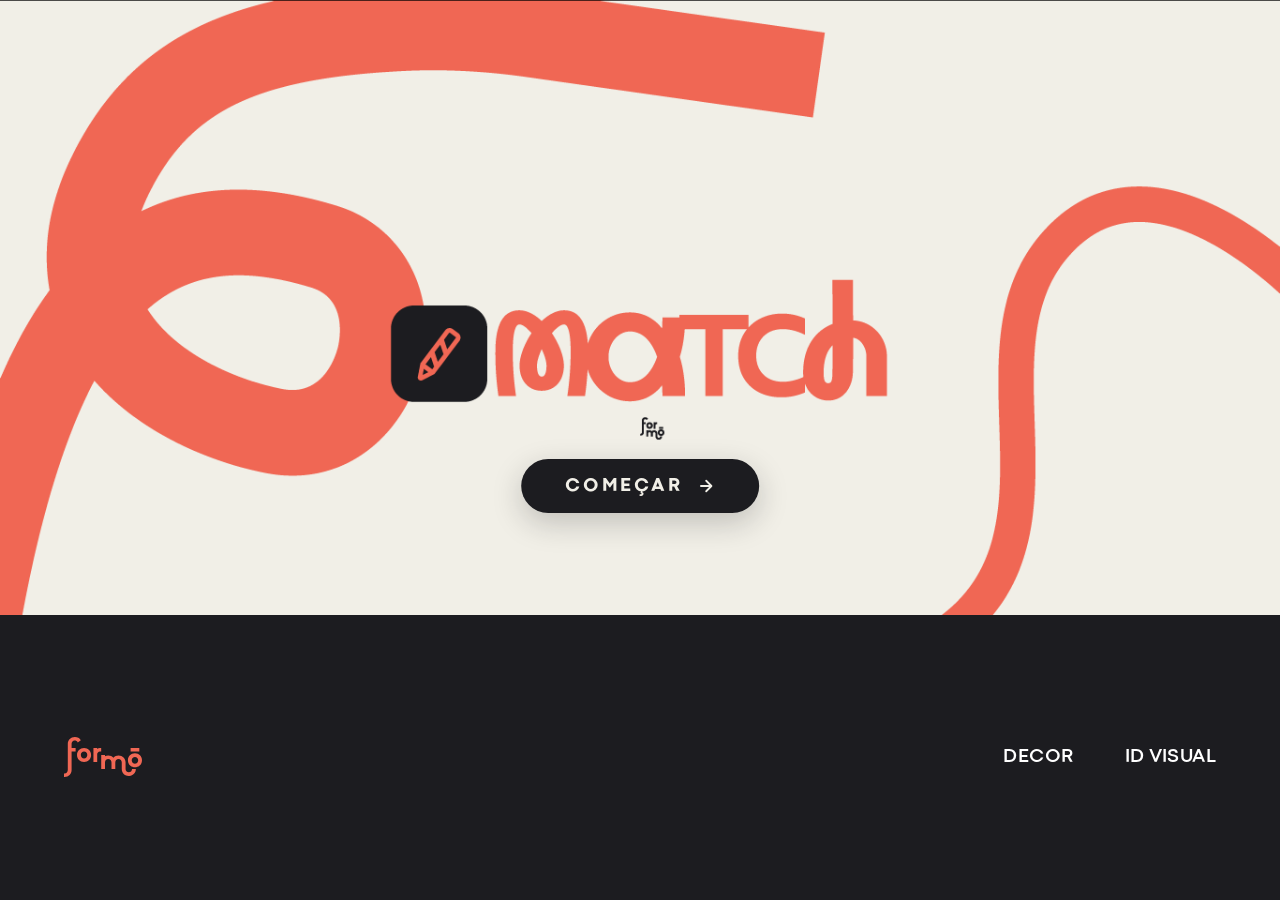
<file: index.html>
<!DOCTYPE html>
<html lang="pt-BR">
<head>
<meta charset="UTF-8">
<meta name="viewport" content="width=device-width,initial-scale=1">
<title>Formô Match</title>
<meta name="description" content="Formô Match — encontre a identidade da sua turma.">
<link rel="stylesheet" href="assets/css/match.css">
</head>
<body>

<div class="tela">

  <!-- ---------- TELA DE ABERTURA ---------- -->
  <section class="palco">
    <!-- traços do design, usados só nas telas estreitas -->
    <img class="traco esq" src="assets/img/squiggle-esq.png" alt="">
    <img class="traco dir" src="assets/img/squiggle-dir.png" alt="">

    <div class="miolo">
      <img class="marca-solta" src="assets/img/logo-match.png" alt="Formô Match">
    </div>

    <a class="comecar" href="buscar.html">
      Começar
      <svg width="18" height="18" viewBox="0 0 24 24" fill="none" stroke="currentColor" stroke-width="2.4" stroke-linecap="round" stroke-linejoin="round"><path d="M5 12h13"/><path d="m12 5 7 7-7 7"/></svg>
    </a>
  </section>

  <!-- ---------- BARRA INFERIOR ---------- -->
  <footer class="barra-baixo">
    <a class="marca" href="index.html" aria-label="Formô">
      <img src="assets/img/logo-formo-coral.svg" alt="Formô">
    </a>
    <nav>
      <a href="#">Decor</a>
      <a href="#">ID Visual</a>
    </nav>
  </footer>

</div>
</body>
</html>
</file>
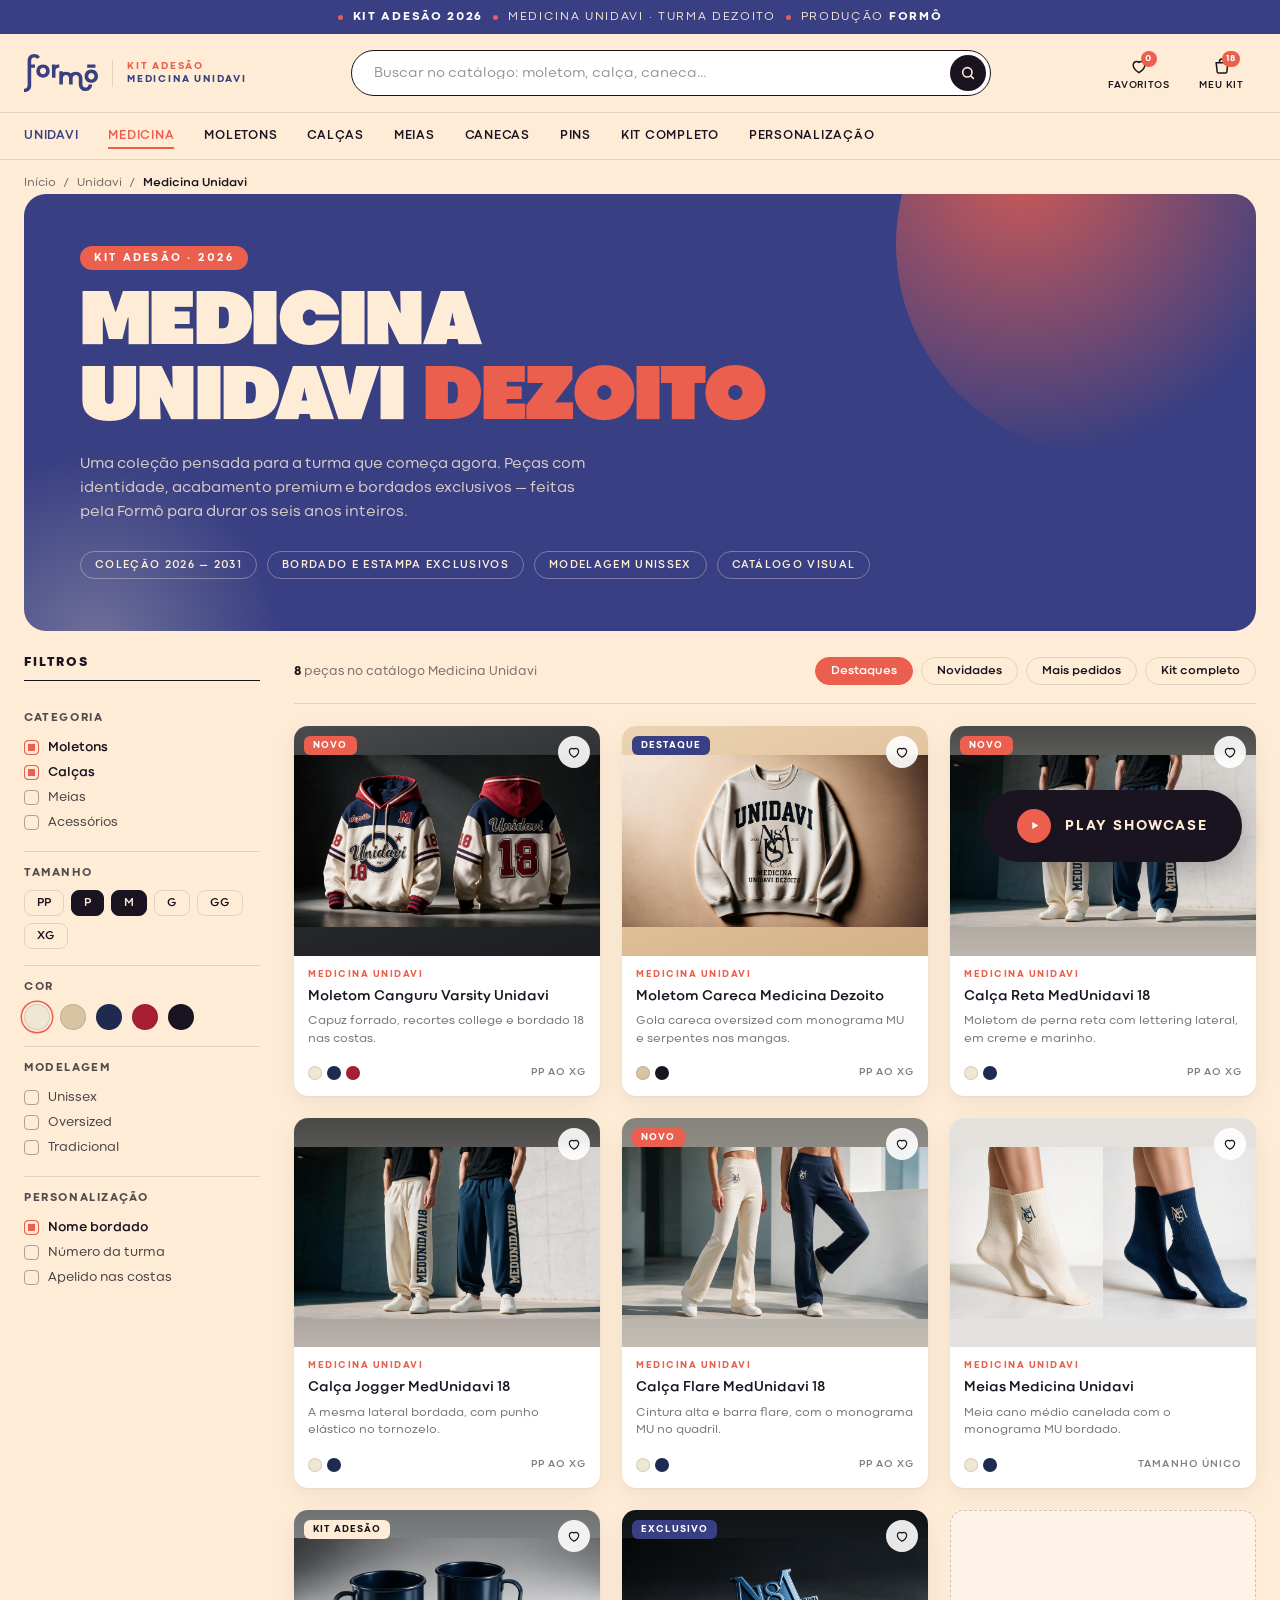
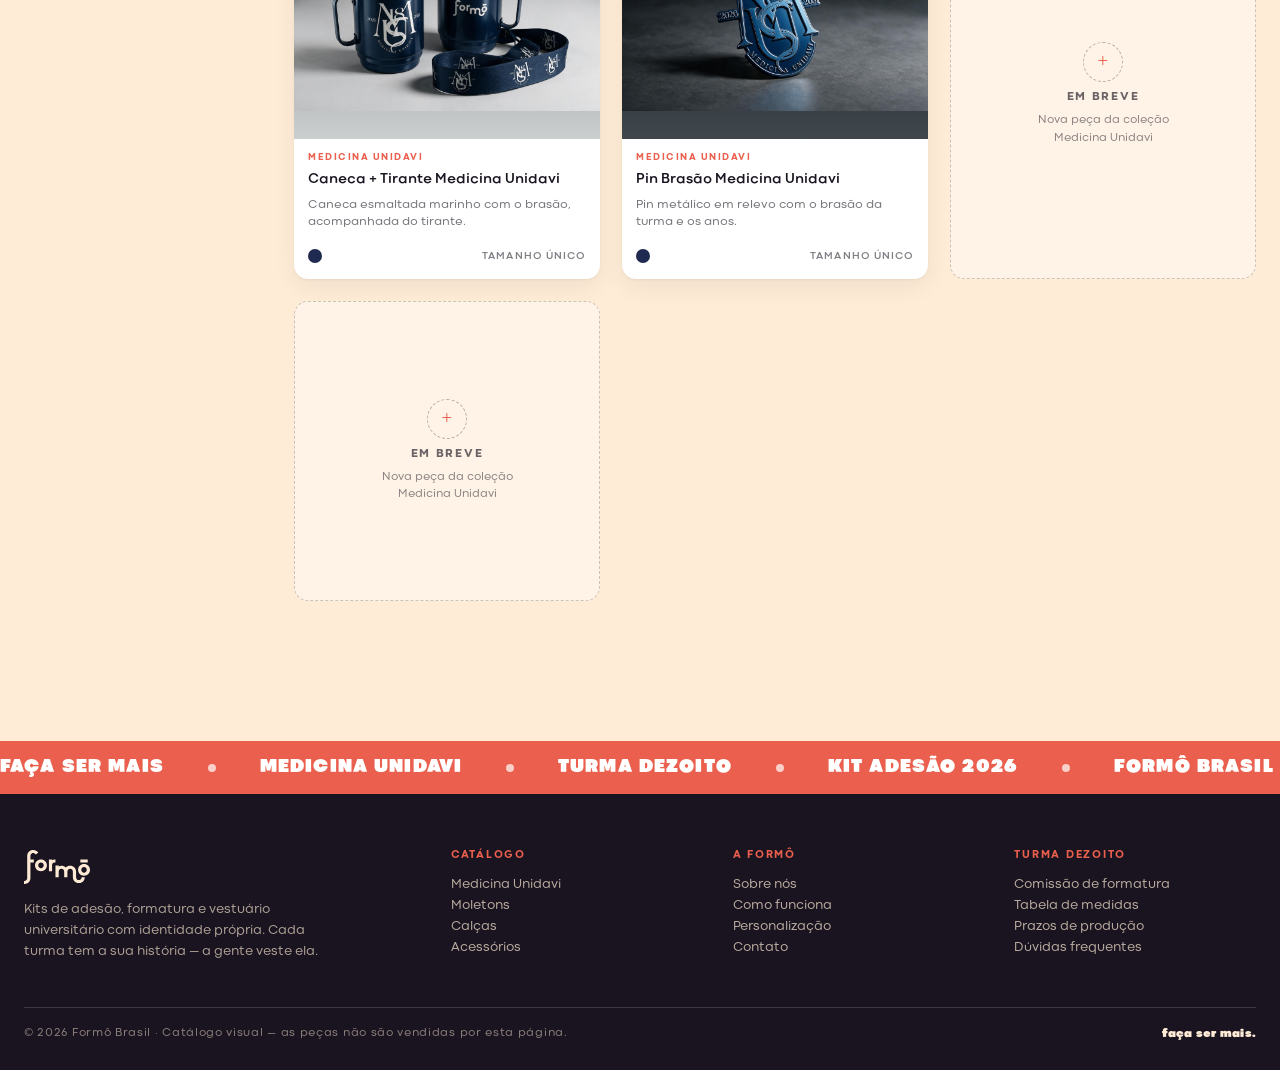
<file: medicina-unidavi/index.html>
<!DOCTYPE html>
<html lang="pt-BR">
<head>
<meta charset="UTF-8">
<meta name="viewport" content="width=device-width,initial-scale=1">
<title>Medicina Unidavi · Formô Match</title>
<meta name="description" content="Catálogo visual do kit de adesão — Medicina Unidavi, turma Dezoito. Formô.">
<link rel="stylesheet" href="assets/css/style.css">
</head>
<body>

<!-- =========== BARRA DE AVISO =========== -->
<div class="aviso">
  <div class="wrap">
    <span class="ponto"></span>
    <span><b>Kit Adesão 2026</b></span>
    <span class="ponto"></span>
    <span>Medicina Unidavi · Turma Dezoito</span>
    <span class="ponto"></span>
    <span>Produção <b>Formô</b></span>
  </div>
</div>

<!-- =========== CABEÇALHO =========== -->
<header class="topo">
  <div class="wrap topo-linha">
    <a class="logo" href="../buscar.html">
      <img src="assets/img/logo-formo.svg" alt="Formô">
      <span class="selo">Kit Adesão<span>Medicina Unidavi</span></span>
    </a>

    <div class="busca">
      <input type="text" placeholder="Buscar no catálogo: moletom, calça, caneca…" aria-label="Buscar">
      <button aria-label="Buscar">
        <svg width="16" height="16" viewBox="0 0 24 24" fill="none" stroke="currentColor" stroke-width="2.4" stroke-linecap="round"><circle cx="11" cy="11" r="7"/><path d="m20 20-3.2-3.2"/></svg>
      </button>
    </div>

    <nav class="acoes">
      <a class="acao" href="#"><span class="bolha">
        <svg width="20" height="20" viewBox="0 0 24 24" fill="none" stroke="currentColor" stroke-width="1.8"><path d="M12 20s-7-4.4-7-9.3A4.2 4.2 0 0 1 12 7.6a4.2 4.2 0 0 1 7 3.1C19 15.6 12 20 12 20Z"/></svg>
        <span class="num" id="numFav">0</span></span>Favoritos</a>
      <a class="acao" href="#"><span class="bolha">
        <svg width="20" height="20" viewBox="0 0 24 24" fill="none" stroke="currentColor" stroke-width="1.8"><path d="M5 8h14l-1.2 11.2a1.5 1.5 0 0 1-1.5 1.3H7.7a1.5 1.5 0 0 1-1.5-1.3Z"/><path d="M9 8V6.6a3 3 0 0 1 6 0V8"/></svg>
        <span class="num">18</span></span>Meu Kit</a>
    </nav>
  </div>
</header>

<!-- =========== MENU =========== -->
<nav class="menu">
  <div class="wrap">
    <a href="#" class="destaque">Unidavi</a>
    <a href="#" class="on">Medicina</a>
    <a href="#">Moletons</a>
    <a href="#">Calças</a>
    <a href="#">Meias</a>
    <a href="#">Canecas</a>
    <a href="#">Pins</a>
    <a href="#">Kit Completo</a>
    <a href="#">Personalização</a>
  </div>
</nav>

<main class="wrap">

  <div class="migalhas">
    <a href="#">Início</a><span>/</span>
    <a href="#">Unidavi</a><span>/</span>
    <b>Medicina Unidavi</b>
  </div>

  <!-- =========== HERO =========== -->
  <section class="hero">
    <span class="tag">Kit Adesão · 2026</span>
    <h1>Medicina<br>Unidavi <em>Dezoito</em></h1>
    <p>Uma coleção pensada para a turma que começa agora. Peças com identidade, acabamento premium e bordados exclusivos — feitas pela Formô para durar os seis anos inteiros.</p>
    <div class="infos">
      <span>Coleção 2026 — 2031</span>
      <span>Bordado e estampa exclusivos</span>
      <span>Modelagem unissex</span>
      <span>Catálogo visual</span>
    </div>
  </section>

  <!-- =========== CONTEÚDO =========== -->
  <div class="conteudo">

    <!-- FILTROS (visuais) -->
    <aside class="filtros">
      <h2>Filtros</h2>

      <div class="grupo">
        <h3>Categoria</h3>
        <div class="opcao on" data-toggle><i></i>Moletons</div>
        <div class="opcao on" data-toggle><i></i>Calças</div>
        <div class="opcao" data-toggle><i></i>Meias</div>
        <div class="opcao" data-toggle><i></i>Acessórios</div>
      </div>

      <div class="grupo">
        <h3>Tamanho</h3>
        <div class="chips">
          <button class="chip" data-toggle>PP</button>
          <button class="chip on" data-toggle>P</button>
          <button class="chip on" data-toggle>M</button>
          <button class="chip" data-toggle>G</button>
          <button class="chip" data-toggle>GG</button>
          <button class="chip" data-toggle>XG</button>
        </div>
      </div>

      <div class="grupo">
        <h3>Cor</h3>
        <div class="cores">
          <button class="cor on" data-toggle style="background:#EFE6D3" title="Off-white"></button>
          <button class="cor" data-toggle style="background:#D8C3A2" title="Areia"></button>
          <button class="cor" data-toggle style="background:#1E2A50" title="Marinho"></button>
          <button class="cor" data-toggle style="background:#A81E32" title="Vermelho"></button>
          <button class="cor" data-toggle style="background:#1A1420" title="Preto"></button>
        </div>
      </div>

      <div class="grupo">
        <h3>Modelagem</h3>
        <div class="opcao" data-toggle><i></i>Unissex</div>
        <div class="opcao" data-toggle><i></i>Oversized</div>
        <div class="opcao" data-toggle><i></i>Tradicional</div>
      </div>

      <div class="grupo" style="border:0">
        <h3>Personalização</h3>
        <div class="opcao on" data-toggle><i></i>Nome bordado</div>
        <div class="opcao" data-toggle><i></i>Número da turma</div>
        <div class="opcao" data-toggle><i></i>Apelido nas costas</div>
      </div>
    </aside>

    <!-- GRADE -->
    <section>
      <div class="barra">
        <span class="qtd"><b id="qtd">0</b> peças no catálogo Medicina Unidavi</span>
        <div class="ord">
          <button class="on" data-toggle-unico>Destaques</button>
          <button data-toggle-unico>Novidades</button>
          <button data-toggle-unico>Mais pedidos</button>
          <button data-toggle-unico>Kit completo</button>
        </div>
      </div>

      <div class="grade" id="grade"></div>
    </section>
  </div>
</main>

<!-- =========== FAIXA =========== -->
<div class="faixa">
  <div class="rolo" id="rolo"></div>
</div>

<!-- =========== RODAPÉ =========== -->
<footer class="rodape">
  <div class="wrap">
    <div class="cols">
      <div>
        <img src="assets/img/logo-formo.svg" alt="Formô">
        <p>Kits de adesão, formatura e vestuário universitário com identidade própria. Cada turma tem a sua história — a gente veste ela.</p>
      </div>
      <div>
        <h4>Catálogo</h4>
        <ul><li>Medicina Unidavi</li><li>Moletons</li><li>Calças</li><li>Acessórios</li></ul>
      </div>
      <div>
        <h4>A Formô</h4>
        <ul><li>Sobre nós</li><li>Como funciona</li><li>Personalização</li><li>Contato</li></ul>
      </div>
      <div>
        <h4>Turma Dezoito</h4>
        <ul><li>Comissão de formatura</li><li>Tabela de medidas</li><li>Prazos de produção</li><li>Dúvidas frequentes</li></ul>
      </div>
    </div>
    <div class="fim">
      <span>© 2026 Formô Brasil · Catálogo visual — as peças não são vendidas por esta página.</span>
      <b>faça ser mais.</b>
    </div>
  </div>
</footer>

<!-- =========== VISOR EM TELA CHEIA =========== -->
<div class="visor" id="visor">
  <button class="fechar" id="fechar" aria-label="Fechar">
    <svg width="18" height="18" viewBox="0 0 24 24" stroke="currentColor" stroke-width="2.4" stroke-linecap="round"><path d="M6 6l12 12M18 6 6 18"/></svg>
  </button>

  <div class="visor-fig" id="vFig">
    <button class="visor-nav ant" id="vAnt" aria-label="Peça anterior">
      <svg width="20" height="20" viewBox="0 0 24 24" fill="none" stroke="currentColor" stroke-width="2.4" stroke-linecap="round" stroke-linejoin="round"><path d="m14 5-7 7 7 7"/></svg>
    </button>
    <button class="visor-nav prox" id="vProx" aria-label="Próxima peça">
      <svg width="20" height="20" viewBox="0 0 24 24" fill="none" stroke="currentColor" stroke-width="2.4" stroke-linecap="round" stroke-linejoin="round"><path d="m10 5 7 7-7 7"/></svg>
    </button>
    <span class="visor-conta" id="vConta"></span>
  </div>

  <div class="visor-txt">
    <div class="marca">Medicina Unidavi · Dezoito</div>
    <h3 id="vNome"></h3>
    <p class="desc" id="vDesc"></p>
    <h5>Detalhes da peça</h5>
    <ul class="lista" id="vLista"></ul>
    <h5>Tamanhos</h5>
    <div class="chips" id="vTams"></div>
  </div>
</div>

<!-- =========== BOTÃO E MODO SHOWCASE =========== -->
<button class="bt-show" id="btShow">
  <span class="disco">
    <svg width="13" height="13" viewBox="0 0 24 24" fill="currentColor"><path d="M8 5.5v13l11-6.5z"/></svg>
  </span>
  Play Showcase
</button>

<div class="show" id="show">
  <div class="tempo"><i id="sTempo"></i></div>
  <div class="topo-show">
    <img src="assets/img/logo-formo.svg" alt="Formô">
    <span class="titulo">Medicina Unidavi · Kit Adesão 2026</span>
  </div>
  <div id="sSlides"></div>
  <div class="legenda">
    <div class="marca" id="sConta"></div>
    <h4 id="sNome"></h4>
    <p id="sDesc"></p>
  </div>
  <div class="controles">
    <button id="sAnt" aria-label="Anterior">
      <svg width="17" height="17" viewBox="0 0 24 24" fill="none" stroke="currentColor" stroke-width="2.4" stroke-linecap="round" stroke-linejoin="round"><path d="m14 5-7 7 7 7"/></svg>
    </button>
    <button id="sPausa" aria-label="Pausar">
      <svg width="15" height="15" viewBox="0 0 24 24" fill="currentColor"><rect x="6" y="5" width="4" height="14" rx="1"/><rect x="14" y="5" width="4" height="14" rx="1"/></svg>
    </button>
    <button id="sProx" aria-label="Próximo">
      <svg width="17" height="17" viewBox="0 0 24 24" fill="none" stroke="currentColor" stroke-width="2.4" stroke-linecap="round" stroke-linejoin="round"><path d="m10 5 7 7-7 7"/></svg>
    </button>
    <button id="sFechar" aria-label="Sair do showcase">
      <svg width="16" height="16" viewBox="0 0 24 24" stroke="currentColor" stroke-width="2.4" stroke-linecap="round"><path d="M6 6l12 12M18 6 6 18"/></svg>
    </button>
  </div>
</div>

<script>
/* ============================================================
   PRODUTOS — para adicionar uma peça nova, basta copiar um
   bloco { … } abaixo, trocar as informações e salvar o arquivo.
   As fotos ficam em: assets/produtos/
   ============================================================ */
const PRODUTOS = [
  {
    nome: 'Moletom Canguru Varsity Unidavi',
    selo: 'Novo',
    seloCor: '',                      // '' coral · 'azul' · 'creme'
    resumo: 'Capuz forrado, recortes college e bordado 18 nas costas.',
    fotos: ['assets/produtos/moletom-canguru.png'],
    fundo: 'linear-gradient(160deg,#4a4b4f 0%,#26272a 60%,#1c1d20 100%)',
    cores: ['#EFE6D3', '#1E2A50', '#A81E32'],
    tamanhos: ['PP','P','M','G','GG','XG'],
    preco: '',                        // deixe '' para não mostrar preço
    detalhes: [
      'Moletom flanelado premium, interior felpado',
      'Recorte bicolor marinho e off-white',
      'Capuz duplo em vermelho com viés listrado',
      'Bordado frontal "Unidavi 1987" e número 18 nas costas',
      'Punhos e barra em ribana listrada'
    ]
  },
  {
    nome: 'Moletom Careca Medicina Dezoito',
    selo: 'Destaque',
    seloCor: 'azul',
    resumo: 'Gola careca oversized com monograma MU e serpentes nas mangas.',
    fotos: ['assets/produtos/moletom-careca-2.jpg','assets/produtos/moletom-careca-1.jpg'],
    fundo: 'linear-gradient(160deg,#EBD3B2 0%,#DFC098 55%,#D3B187 100%)',
    cores: ['#D8C3A2', '#1A1420'],
    tamanhos: ['PP','P','M','G','GG','XG'],
    preco: '',
    detalhes: [
      'Modelagem oversized unissex, gola careca',
      'Estampa frontal com monograma MU e serpente de Asclépio',
      'Serpentes aplicadas nas duas mangas',
      'Cor areia com estampa em azul-noite',
      'Marcação da turma: 2026 — 2031'
    ]
  },
  {
    nome: 'Calça Reta MedUnidavi 18',
    selo: 'Novo',
    seloCor: '',
    resumo: 'Moletom de perna reta com lettering lateral, em creme e marinho.',
    fotos: ['assets/produtos/calca-reta-2.jpg','assets/produtos/calca-reta-1.jpg'],
    fundo: 'linear-gradient(180deg,#4A4B48 0%,#8E8A83 55%,#BDB6AE 100%)',
    cores: ['#EFE6D3', '#1E2A50'],
    tamanhos: ['PP','P','M','G','GG','XG'],
    preco: '',
    detalhes: [
      'Moletom flanelado com caimento reto e amplo',
      'Lettering "MEDUNIDAVI18" na lateral da perna',
      'Cordão de ajuste no cós e bolsos embutidos',
      'Duas cores: creme e azul-marinho',
      'Modelagem unissex'
    ]
  },
  {
    nome: 'Calça Jogger MedUnidavi 18',
    selo: '',
    seloCor: '',
    resumo: 'A mesma lateral bordada, com punho elástico no tornozelo.',
    fotos: ['assets/produtos/calca-jogger.jpg'],
    fundo: 'linear-gradient(180deg,#484947 0%,#8B857F 55%,#BAB2AD 100%)',
    cores: ['#EFE6D3', '#1E2A50'],
    tamanhos: ['PP','P','M','G','GG','XG'],
    preco: '',
    detalhes: [
      'Versão jogger, com punho de ribana no tornozelo',
      'Lettering "MEDUNIDAVI18" na lateral da perna',
      'Cordão de ajuste no cós e bolsos embutidos',
      'Duas cores: creme e azul-marinho',
      'Modelagem unissex'
    ]
  },
  {
    nome: 'Calça Flare MedUnidavi 18',
    selo: 'Novo',
    seloCor: '',
    resumo: 'Cintura alta e barra flare, com o monograma MU no quadril.',
    fotos: ['assets/produtos/calca-flare.jpg'],
    fundo: 'linear-gradient(180deg,#86837D 0%,#A6A29B 55%,#C2BCB3 100%)',
    cores: ['#EFE6D3', '#1E2A50'],
    tamanhos: ['PP','P','M','G','GG','XG'],
    preco: '',
    detalhes: [
      'Moletom de cintura alta com barra flare',
      'Monograma MU bordado no quadril',
      'Cós largo, sem cordão',
      'Duas cores: creme e azul-marinho',
      'Modelagem feminina'
    ]
  },
  {
    nome: 'Meias Medicina Unidavi',
    selo: '',
    seloCor: '',
    resumo: 'Meia cano médio canelada com o monograma MU bordado.',
    fotos: ['assets/produtos/meias.jpg'],
    fundo: 'linear-gradient(180deg,#E4E0DC 0%,#E6E5E2 55%,#E3E2E0 100%)',
    cores: ['#EFE6D3', '#1E2A50'],
    tamanhos: ['Único'],
    preco: '',
    detalhes: [
      'Meia cano médio em algodão canelado',
      'Monograma MU bordado na lateral',
      'Duas cores: creme e azul-marinho',
      'Tamanho único (35 ao 43)'
    ]
  },
  {
    nome: 'Caneca + Tirante Medicina Unidavi',
    selo: 'Kit Adesão',
    seloCor: 'creme',
    resumo: 'Caneca esmaltada marinho com o brasão, acompanhada do tirante.',
    fotos: ['assets/produtos/caneca-tirante.jpg'],
    fundo: 'linear-gradient(180deg,#6F7273 0%,#A5A8A9 55%,#CCCFD0 100%)',
    cores: ['#1E2A50'],
    tamanhos: ['Único'],
    preco: '',
    detalhes: [
      'Caneca esmaltada azul-marinho com alça',
      'Brasão MU de um lado, marca Formô do outro',
      'Tirante em fita com o brasão repetido',
      'Marcação da turma: 2026 — 2031'
    ]
  },
  {
    nome: 'Pin Brasão Medicina Unidavi',
    selo: 'Exclusivo',
    seloCor: 'azul',
    resumo: 'Pin metálico em relevo com o brasão da turma e os anos.',
    fotos: ['assets/produtos/pin.jpg'],
    fundo: 'linear-gradient(180deg,#0F1316 0%,#272D32 55%,#40474D 100%)',
    cores: ['#1E2A50'],
    tamanhos: ['Único'],
    preco: '',
    detalhes: [
      'Pin metálico com acabamento em azul-marinho',
      'Brasão MU em alto-relevo com a serpente de Asclépio',
      'Faixas laterais com 2026 e 2031',
      'Fecho borboleta na parte de trás'
    ]
  }
];

/* quantos cards de "em breve" mostrar no fim da grade */
const EM_BREVE = 2;

/* mostra "Tamanho único" quando a peça tem um tamanho só */
function faixaTam(p){
  return p.tamanhos.length === 1
    ? `Tamanho ${p.tamanhos[0].toLowerCase()}`
    : `${p.tamanhos[0]} ao ${p.tamanhos[p.tamanhos.length-1]}`;
}

/* ---------- montagem da grade ---------- */
const svgCoracao = '<svg width="16" height="16" viewBox="0 0 24 24" fill="none" stroke="currentColor" stroke-width="1.8"><path d="M12 20s-7-4.4-7-9.3A4.2 4.2 0 0 1 12 7.6a4.2 4.2 0 0 1 7 3.1C19 15.6 12 20 12 20Z"/></svg>';
const grade = document.getElementById('grade');

PRODUTOS.forEach((p, i) => {
  const alt = p.fotos[1] || p.fotos[0];
  const card = document.createElement('article');
  card.className = 'card';
  card.innerHTML = `
    <div class="foto" style="background:${p.fundo}">
      <div class="selos">${p.selo ? `<span class="selo-p ${p.seloCor}">${p.selo}</span>` : ''}</div>
      <button class="coracao" aria-label="Favoritar">${svgCoracao}</button>
      <img class="base" src="${p.fotos[0]}" alt="${p.nome}" loading="lazy">
      <img class="alt" src="${alt}" alt="" loading="lazy">
      <span class="olhar">Ver detalhes</span>
    </div>
    <div class="info">
      <span class="marca">Medicina Unidavi</span>
      <h3>${p.nome}</h3>
      <p class="desc">${p.resumo}</p>
      <div class="pe">
        <span class="swatches">${p.cores.map(c => `<i style="background:${c}"></i>`).join('')}</span>
        ${p.preco ? `<span class="preco">${p.preco}</span>` : `<span class="tams">${faixaTam(p)}</span>`}
      </div>
    </div>`;

  card.querySelector('.coracao').addEventListener('click', e => {
    e.stopPropagation();
    e.currentTarget.classList.toggle('on');
    document.getElementById('numFav').textContent = document.querySelectorAll('.coracao.on').length;
  });
  card.addEventListener('click', () => abrir(i));
  grade.appendChild(card);
});

for (let i = 0; i < EM_BREVE; i++) {
  const v = document.createElement('div');
  v.className = 'vazio';
  v.innerHTML = '<span class="mais">+</span><strong>Em breve</strong><span>Nova peça da coleção Medicina Unidavi</span>';
  grade.appendChild(v);
}
document.getElementById('qtd').textContent = PRODUTOS.length;

/* ---------- visor em tela cheia ---------- */
const visor = document.getElementById('visor');
let atual = 0, fotoAtual = 0;

function abrir(i){
  atual = i; fotoAtual = 0;
  pintarVisor();
  visor.classList.add('on');
  document.body.style.overflow = 'hidden';
}

function pintarVisor(){
  const p = PRODUTOS[atual];
  document.getElementById('vNome').textContent = p.nome;
  document.getElementById('vDesc').textContent = p.resumo;
  document.getElementById('vLista').innerHTML = p.detalhes.map(d => `<li>${d}</li>`).join('');
  document.getElementById('vTams').innerHTML = p.tamanhos.map(t => `<span class="chip">${t}</span>`).join('');
  document.getElementById('vConta').textContent = `${atual + 1} / ${PRODUTOS.length}`;

  const fig = document.getElementById('vFig');
  fig.style.background = p.fundo;
  fig.querySelector('img')?.remove();
  fig.querySelector('.visor-mini')?.remove();

  const img = document.createElement('img');
  img.src = p.fotos[fotoAtual];
  img.alt = p.nome;
  fig.prepend(img);

  if (p.fotos.length > 1){
    const mini = document.createElement('div');
    mini.className = 'visor-mini';
    mini.innerHTML = p.fotos.map((f, k) =>
      `<button class="${k === fotoAtual ? 'on' : ''}"><img src="${f}" alt=""></button>`).join('');
    mini.querySelectorAll('button').forEach((b, k) =>
      b.addEventListener('click', () => { fotoAtual = k; pintarVisor(); }));
    fig.appendChild(mini);
  }
}

function passar(n){
  atual = (atual + n + PRODUTOS.length) % PRODUTOS.length;
  fotoAtual = 0;
  pintarVisor();
}

function fechar(){ visor.classList.remove('on'); document.body.style.overflow = ''; }

document.getElementById('fechar').addEventListener('click', fechar);
document.getElementById('vAnt').addEventListener('click', () => passar(-1));
document.getElementById('vProx').addEventListener('click', () => passar(1));

/* ---------- showcase ---------- */
/* SEGUNDOS: quanto tempo cada foto fica na tela */
const SEGUNDOS = 5;

const show = document.getElementById('show');
const barra = document.getElementById('sTempo');
const SLIDES = [];
PRODUTOS.forEach(p => p.fotos.forEach(f =>
  SLIDES.push({ foto: f, nome: p.nome, resumo: p.resumo, fundo: p.fundo })));

document.getElementById('sSlides').innerHTML = SLIDES.map((s, i) => `
  <div class="slide ${i === 0 ? 'on' : ''}" style="background:${s.fundo}">
    <img src="${s.foto}" alt="${s.nome}" loading="${i < 2 ? 'eager' : 'lazy'}">
  </div>`).join('');

const slides = [...document.querySelectorAll('#sSlides .slide')];
let sAtual = 0, relogio = null, pausado = false;

function mostrarSlide(i){
  sAtual = (i + SLIDES.length) % SLIDES.length;
  slides.forEach((s, k) => s.classList.toggle('on', k === sAtual));
  const s = SLIDES[sAtual];
  document.getElementById('sNome').textContent = s.nome;
  document.getElementById('sDesc').textContent = s.resumo;
  document.getElementById('sConta').textContent = `${sAtual + 1} de ${SLIDES.length}`;
  reiniciarBarra();
}

function reiniciarBarra(){
  barra.classList.remove('correndo');
  void barra.offsetWidth;                      // reinicia a animação
  if (!pausado) barra.classList.add('correndo');
}

function andar(){
  clearInterval(relogio);
  relogio = setInterval(() => mostrarSlide(sAtual + 1), SEGUNDOS * 1000);
}

function tocarShow(){
  show.classList.add('on');
  document.body.style.overflow = 'hidden';
  pausado = false;
  mostrarSlide(0);
  andar();
  if (show.requestFullscreen) show.requestFullscreen().catch(() => {});
}

function sairShow(){
  clearInterval(relogio);
  show.classList.remove('on');
  document.body.style.overflow = '';
  barra.classList.remove('correndo');
  if (document.fullscreenElement) document.exitFullscreen().catch(() => {});
}

function pausar(){
  pausado = !pausado;
  const bt = document.getElementById('sPausa');
  if (pausado){
    clearInterval(relogio);
    barra.style.animationPlayState = 'paused';
    bt.innerHTML = '<svg width="15" height="15" viewBox="0 0 24 24" fill="currentColor"><path d="M8 5.5v13l11-6.5z"/></svg>';
  } else {
    barra.style.animationPlayState = 'running';
    andar();
    bt.innerHTML = '<svg width="15" height="15" viewBox="0 0 24 24" fill="currentColor"><rect x="6" y="5" width="4" height="14" rx="1"/><rect x="14" y="5" width="4" height="14" rx="1"/></svg>';
  }
}

document.getElementById('btShow').addEventListener('click', tocarShow);
document.getElementById('sFechar').addEventListener('click', sairShow);
document.getElementById('sPausa').addEventListener('click', pausar);
document.getElementById('sAnt').addEventListener('click', () => { mostrarSlide(sAtual - 1); if (!pausado) andar(); });
document.getElementById('sProx').addEventListener('click', () => { mostrarSlide(sAtual + 1); if (!pausado) andar(); });
document.addEventListener('fullscreenchange', () => {
  if (!document.fullscreenElement && show.classList.contains('on')) sairShow();
});

/* ---------- teclado ---------- */
document.addEventListener('keydown', e => {
  if (show.classList.contains('on')){
    if (e.key === 'Escape') sairShow();
    if (e.key === 'ArrowRight'){ mostrarSlide(sAtual + 1); if (!pausado) andar(); }
    if (e.key === 'ArrowLeft'){ mostrarSlide(sAtual - 1); if (!pausado) andar(); }
    if (e.key === ' '){ e.preventDefault(); pausar(); }
    return;
  }
  if (visor.classList.contains('on')){
    if (e.key === 'Escape') fechar();
    if (e.key === 'ArrowRight') passar(1);
    if (e.key === 'ArrowLeft') passar(-1);
  }
});

/* ---------- filtros visuais ---------- */
document.querySelectorAll('[data-toggle]').forEach(el =>
  el.addEventListener('click', () => el.classList.toggle('on')));
document.querySelectorAll('[data-toggle-unico]').forEach(el =>
  el.addEventListener('click', () => {
    el.parentElement.querySelectorAll('button').forEach(b => b.classList.remove('on'));
    el.classList.add('on');
  }));

/* ---------- faixa rolante ---------- */
const frases = ['Faça ser mais','Medicina Unidavi','Turma Dezoito','Kit Adesão 2026','Formô Brasil'];
document.getElementById('rolo').innerHTML =
  [...frases, ...frases, ...frases, ...frases].map(f => `<span>${f}</span>`).join('');
</script>
</body>
</html>
</file>
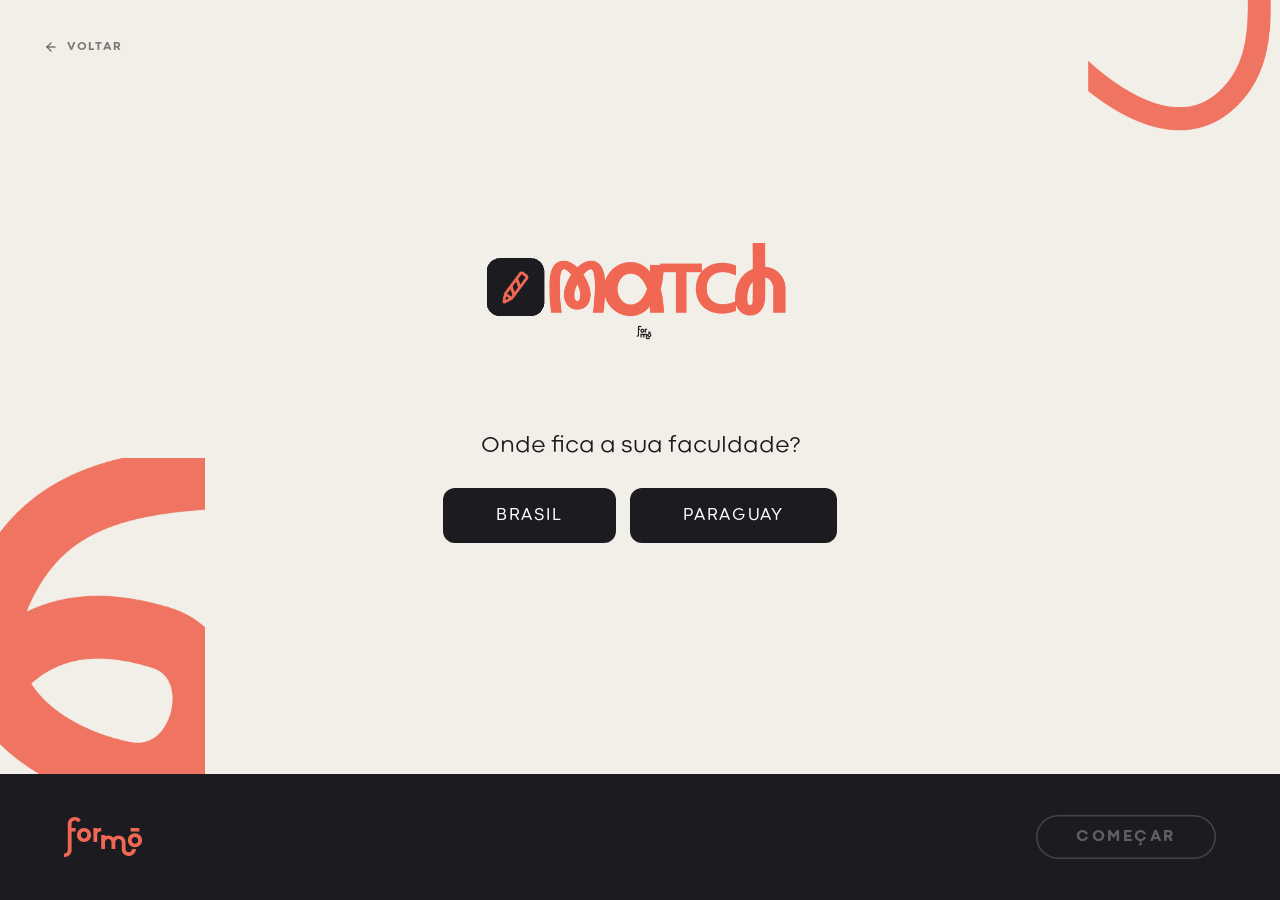
<file: buscar.html>
<!DOCTYPE html>
<html lang="pt-BR">
<head>
<meta charset="UTF-8">
<meta name="viewport" content="width=device-width,initial-scale=1">
<title>Formô Match · Sua turma</title>
<meta name="description" content="Encontre a sua turma no Formô Match.">
<link rel="stylesheet" href="assets/css/match.css">
</head>
<body>

<div class="tela">

  <section class="busca-tela">
    <img class="traco esq" src="assets/img/squiggle-esq.png" alt="">
    <img class="traco dir" src="assets/img/squiggle-dir.png" alt="">

    <a class="voltar" href="index.html" id="voltar">
      <svg width="14" height="14" viewBox="0 0 24 24" fill="none" stroke="currentColor" stroke-width="2.6" stroke-linecap="round" stroke-linejoin="round"><path d="M19 12H6"/><path d="m12 5-7 7 7 7"/></svg>
      Voltar
    </a>

    <div class="centro" id="centro">
      <img class="logo-match" src="assets/img/logo-match.png" alt="Formô Match">

      <div class="trilha" id="trilha"></div>

      <!-- 1 · PAÍS -->
      <div class="passo on" data-passo="pais">
        <p class="pergunta">Onde fica a sua faculdade?</p>
        <div class="opcoes">
          <button class="btn-preto grande" data-txt="Brasil"   onclick="escolher('pais','Brasil')">Brasil</button>
          <button class="btn-preto grande" data-txt="Paraguay" onclick="escolher('pais','Paraguay')">Paraguay</button>
        </div>
      </div>

      <!-- 2 · ESTADO -->
      <div class="passo" data-passo="estado">
        <p class="pergunta">Em qual estado?</p>
        <div class="mapa" id="mapa"></div>
        <p class="legenda">A Formô atende hoje o Paraná e Santa Catarina.</p>
      </div>

      <!-- 2b · PARAGUAY -->
      <div class="passo" data-passo="paraguay">
        <p class="pergunta">Boa!</p>
        <div class="aviso-vazio">
          <b>Ainda não atendemos o Paraguay.</b>
          Estamos chegando lá — por enquanto a Formô produz para turmas do Paraná e de Santa Catarina.
        </div>
        <div class="opcoes" style="margin-top:26px">
          <button class="btn-preto" data-txt="Voltar para o Brasil" onclick="escolher('pais','Brasil')">Voltar para o Brasil</button>
        </div>
      </div>

      <!-- 3 · CURSO -->
      <div class="passo" data-passo="curso">
        <p class="pergunta">Qual é o seu curso?</p>
        <div class="opcoes" id="cursos"></div>
      </div>

      <!-- 4 · FACULDADE -->
      <div class="passo" data-passo="faculdade">
        <p class="pergunta">E qual é a sua faculdade?</p>
        <div class="opcoes" id="faculdades"></div>
      </div>

      <!-- 5 · TURMA -->
      <div class="passo" data-passo="turma">
        <p class="pergunta">Por último: <b>Qual o número da sua turma?</b></p>
        <form class="campo-turma" id="formTurma">
          <div class="caixa">
            <input id="turma" type="text" inputmode="numeric" autocomplete="off" placeholder="Ex.: 18" aria-label="Número da turma" maxlength="4">
            <button class="ok" type="submit" aria-label="Confirmar">
              <svg width="17" height="17" viewBox="0 0 24 24" fill="none" stroke="currentColor" stroke-width="2.6" stroke-linecap="round" stroke-linejoin="round"><path d="M5 12h13"/><path d="m12 5 7 7-7 7"/></svg>
            </button>
          </div>
        </form>
      </div>

      <!-- 6 · O QUE CRIAR -->
      <div class="passo" data-passo="criar">
        <p class="pergunta">O que vamos criar com a Formô hoje?</p>
        <div class="cartoes" id="cartoes"></div>
      </div>

    </div>
  </section>

  <footer class="barra-baixo">
    <a class="marca" href="index.html" aria-label="Formô">
      <img src="assets/img/logo-formo-coral.svg" alt="Formô">
    </a>
    <button class="bt-comecar" id="btComecar" disabled>Começar</button>
  </footer>

</div>

<script>
/* ============================================================
   FORMÔ MATCH — seleção da turma
   ------------------------------------------------------------
   ESTADOS ATENDIDOS: é só acrescentar a sigla em ATENDIDOS.
   CURSOS: é só editar a lista CURSOS.
   ============================================================ */

const ATENDIDOS = ['PR', 'SC'];

const CURSOS = ['Medicina', 'Direito', 'Odontologia', 'Enfermagem', 'Arq e Urb', 'Engenharia'];

/* FACULDADES: acrescente os nomes que faltam nesta lista */
const FACULDADES = ['PUC', 'UP', 'Mackenzie', 'FPP', 'FAG', 'UNISUL-PB'];

const CRIAR = [
  { nome: 'Pré Eventos', video: '' },   // coloque aqui o caminho do vídeo, ex.: 'assets/video/pre-eventos.mp4'
  { nome: 'Decor',       video: '' },
  { nome: 'Kit Adesão',  video: '' },
  { nome: 'Brasão',      video: '' }
];

/* mapa do Brasil em blocos — cada linha é uma faixa norte→sul */
const MAPA = [
  ['',   '',   'RR', 'AP', '',   ''  ],
  ['',   'AM', 'PA', 'MA', 'CE', 'RN'],
  ['AC', 'RO', 'TO', 'PI', 'PB', 'PE'],
  ['',   'MT', 'GO', 'BA', 'AL', 'SE'],
  ['',   'MS', 'DF', 'MG', 'ES', ''  ],
  ['',   '',   'SP', 'RJ', '',   ''  ],
  ['',   '',   'PR', '',   '',   ''  ],
  ['',   '',   'SC', '',   '',   ''  ],
  ['',   'RS', '',   '',   '',   ''  ]
];

/* onde o botão COMEÇAR leva — por enquanto só existe este catálogo */
const DESTINO = 'medicina-unidavi/index.html';

const escolha = { pais: '', estado: '', curso: '', faculdade: '', turma: '', criar: '' };
const ORDEM = ['pais', 'estado', 'curso', 'faculdade', 'turma', 'criar'];
let atual = 'pais';

/* ---------- monta o mapa ---------- */
document.getElementById('mapa').innerHTML = MAPA.flat().map(uf => {
  if (!uf) return '<span class="uf" style="visibility:hidden"></span>';
  const on = ATENDIDOS.includes(uf);
  return `<button class="uf ${on ? 'ativo' : ''}" data-txt="${uf}" ${on ? `onclick="escolher('estado','${uf}')"` : 'disabled'}>${uf}</button>`;
}).join('');

/* ---------- monta os cursos ---------- */
document.getElementById('cursos').innerHTML = CURSOS.map(c =>
  `<button class="btn-preto" data-txt="${c}" onclick="escolher('curso','${c}')">${c}</button>`).join('');

/* ---------- monta as faculdades ---------- */
document.getElementById('faculdades').innerHTML = FACULDADES.map(f =>
  `<button class="btn-preto" data-txt="${f}" onclick="escolher('faculdade','${f}')">${f}</button>`).join('');

/* ---------- monta os cartões ---------- */
document.getElementById('cartoes').innerHTML = CRIAR.map((c, i) => `
  <button class="cartao" onclick="escolherCartao(${i})">
    ${c.video ? `<video src="${c.video}" autoplay muted loop playsinline></video><span class="veu"></span>`
              : `<span class="vazio">vídeo em breve</span>`}
    <span data-txt="${c.nome}">${c.nome}</span>
  </button>`).join('');

/* ---------- navegação ---------- */
function mostrar(passo){
  atual = passo;
  document.querySelectorAll('.passo').forEach(p =>
    p.classList.toggle('on', p.dataset.passo === passo));
  const centro = document.getElementById('centro');
  centro.classList.toggle('largo', passo === 'criar');
  centro.classList.toggle('compacto', passo !== 'pais');
  pintarTrilha();
}

function escolher(campo, valor){
  escolha[campo] = valor;
  if (campo === 'pais'){
    if (valor === 'Paraguay'){ escolha.estado = ''; return mostrar('paraguay'); }
    return mostrar('estado');
  }
  if (campo === 'estado')    return mostrar('curso');
  if (campo === 'curso')     return mostrar('faculdade');
  if (campo === 'faculdade') { mostrar('turma'); setTimeout(() => document.getElementById('turma').focus(), 320); }
}

function escolherCartao(i){
  escolha.criar = CRIAR[i].nome;
  document.querySelectorAll('.cartao').forEach((c, k) => c.classList.toggle('escolhido', k === i));
}

/* trilha de escolhas — clicar volta para aquele passo */
function pintarTrilha(){
  const seta = '<svg width="11" height="11" viewBox="0 0 24 24" fill="none" stroke="currentColor" stroke-width="3" stroke-linecap="round"><path d="M6 6l12 12M18 6 6 18"/></svg>';
  const feitos = ORDEM.filter(k => escolha[k] && ORDEM.indexOf(k) < ORDEM.indexOf(atual));
  document.getElementById('trilha').innerHTML = feitos.map(k =>
    `<button onclick="voltarPara('${k}')">${escolha[k]}${seta}</button>`).join('');
}

function voltarPara(campo){
  ORDEM.slice(ORDEM.indexOf(campo)).forEach(k => escolha[k] = '');
  liberar();
  mostrar(campo === 'estado' && escolha.pais === 'Paraguay' ? 'paraguay' : campo);
}

/* voltar do canto: um passo atrás, ou para a home no primeiro */
document.getElementById('voltar').addEventListener('click', e => {
  if (atual === 'pais') return;                 // segue o link para a home
  e.preventDefault();
  const anterior = { estado:'pais', paraguay:'pais', curso:'estado', faculdade:'curso', turma:'faculdade', criar:'turma' }[atual];
  voltarPara(anterior);
});

/* ---------- turma ---------- */
const bt = document.getElementById('btComecar');
function liberar(){
  const pronto = !!(escolha.estado && escolha.curso && escolha.faculdade && escolha.turma);
  bt.disabled = !pronto;
  bt.textContent = pronto ? 'Começar' : 'Começar';
}
document.getElementById('formTurma').addEventListener('submit', e => {
  e.preventDefault();
  const v = document.getElementById('turma').value.trim();
  if (!v) return;
  escolha.turma = 'Turma ' + v;
  liberar();
  mostrar('criar');
});

bt.addEventListener('click', () => { if (!bt.disabled) location.href = DESTINO; });

liberar();
</script>
</body>
</html>
</file>
<file: assets/css/match.css>
/* ============================================================
   FORMÔ MATCH — estilos das telas (home + busca)
   Cores tiradas do próprio design: creme #F1EFE7 · coral #F06754
   ============================================================ */

@font-face{font-family:'Codec Cold';src:url('../fonts/Codec-Cold-Light-OTF.otf')format('opentype');font-weight:300;font-display:swap}
@font-face{font-family:'Codec Cold';src:url('../fonts/Codec-Cold-Regular-OTF.otf')format('opentype');font-weight:400;font-display:swap}
@font-face{font-family:'Codec Cold';src:url('../fonts/Codec-Cold-News-OTF.otf')format('opentype');font-weight:500;font-display:swap}
@font-face{font-family:'Codec Cold';src:url('../fonts/Codec-Cold-Bold-OTF.otf')format('opentype');font-weight:700;font-display:swap}
@font-face{font-family:'Codec Cold';src:url('../fonts/Codec-Cold-ExtraBold-OTF.otf')format('opentype');font-weight:800;font-display:swap}
@font-face{font-family:'Codec Cold';src:url('../fonts/Codec-Cold-Heavy-OTF.otf')format('opentype');font-weight:900;font-display:swap}
@font-face{font-family:'Codec Ultra';src:url('../fonts/Codec-Cold-UltraBlack-OTF.otf')format('opentype');font-weight:400;font-display:swap}

:root{
  --creme:#F1EFE7;
  --coral:#F06754;
  --coral-esc:#DB5442;
  --escuro:#1C1C20;
  --barra:14vh;
}

*{box-sizing:border-box}
html,body{height:100%}
body{
  margin:0;background:var(--creme);color:var(--escuro);
  font-family:'Codec Cold',ui-sans-serif,system-ui,sans-serif;
  -webkit-font-smoothing:antialiased;
}
img{display:block;max-width:100%}
a{color:inherit;text-decoration:none}
button{font:inherit;color:inherit;border:0;background:none;cursor:pointer}

.tela{min-height:100vh;min-height:100dvh;display:flex;flex-direction:column}

/* ---------- BARRA INFERIOR ESCURA ---------- */
.barra-baixo{
  flex:none;background:var(--escuro);color:#fff;
  min-height:var(--barra);display:flex;align-items:center;
  padding:18px clamp(24px,5vw,72px);gap:24px;
}
.palco + .barra-baixo{flex:1 1 auto}   /* só na home */
.barra-baixo .marca{flex:none;display:block}
.barra-baixo .marca img{height:clamp(26px,3.2vw,40px);width:auto}
.barra-baixo nav{margin-left:auto;display:flex;gap:clamp(22px,4vw,58px)}
.barra-baixo nav a{
  font-size:clamp(14px,1.5vw,22px);font-weight:700;letter-spacing:.02em;
  text-transform:uppercase;transition:color .2s;
}
.barra-baixo nav a:hover{color:var(--coral)}

/* ============================================================
   HOME
   ============================================================ */
.palco{
  flex:0 0 auto;position:relative;width:100%;
  aspect-ratio:1366/656;                       /* mesma proporção do design */
  max-height:calc(100dvh - 96px);
  background:var(--creme) url('../img/palco-match.png') center bottom/contain no-repeat;
}
/* versão para telas estreitas: marca solta + traços nos cantos */
.palco .marca-solta,.palco .traco{display:none}

.comecar{
  position:absolute;left:50%;top:79%;transform:translate(-50%,-50%);
  display:inline-flex;align-items:center;gap:14px;
  background:var(--escuro);color:var(--creme);
  padding:18px 44px;border-radius:999px;
  font-size:clamp(15px,1.5vw,19px);font-weight:800;letter-spacing:.14em;text-transform:uppercase;
  box-shadow:0 10px 30px rgba(28,28,32,.22);
  transition:transform .25s cubic-bezier(.2,.8,.3,1),background .25s,box-shadow .25s;
}
.comecar:hover{background:var(--coral);transform:translate(-50%,-50%) scale(1.06);box-shadow:0 16px 40px rgba(240,103,84,.4)}
.comecar:active{transform:translate(-50%,-50%) scale(.98)}
.comecar svg{transition:transform .25s}
.comecar:hover svg{transform:translateX(4px)}

@media (max-width:860px){
  .palco{
    background-image:none;overflow:hidden;padding:60px 24px;
    display:flex;flex-direction:column;align-items:center;justify-content:center;gap:46px;
  }
  .palco .traco{display:block;position:absolute;pointer-events:none;z-index:1}
  .palco .traco.esq{left:-22%;top:-16%;width:64%;height:auto}
  .palco .traco.dir{right:-16%;bottom:-12%;width:50%;height:auto;transform:rotate(180deg)}
  .palco .miolo{position:relative;z-index:2;display:grid;justify-items:center}
  .palco .marca-solta{display:block;width:min(400px,80vw)}
  .comecar{position:relative;left:auto;top:auto;transform:none;margin:0;z-index:2}
  .comecar:hover{transform:scale(1.05)}
  .comecar:active{transform:scale(.98)}
}

/* ============================================================
   SELEÇÃO (buscar.html)
   ============================================================ */
.busca-tela{flex:1 1 auto;position:relative;display:grid;place-items:center;overflow-x:hidden;overflow-y:auto;padding:40px 24px 28px}
.busca-tela .traco{position:absolute;pointer-events:none;user-select:none}
.busca-tela .traco.esq{left:-6%;bottom:-16%;width:clamp(200px,22vw,380px);opacity:.9}
.busca-tela .traco.dir{right:-4%;top:-18%;width:clamp(180px,19vw,320px);transform:rotate(180deg);opacity:.9}

.centro{position:relative;z-index:2;width:min(680px,100%);display:grid;justify-items:center;transition:width .4s ease}
.centro.largo{width:min(1080px,100%)}
.centro .logo-match{width:min(320px,62vw);margin-bottom:26px;transition:width .35s ease,margin .35s ease}
.centro.compacto .logo-match{width:min(210px,46vw);margin-bottom:18px}
.centro.largo .logo-match{width:min(240px,52vw);margin-bottom:18px}

/* ---------- trilha de escolhas ---------- */
.trilha{display:flex;flex-wrap:wrap;gap:8px;justify-content:center;margin-bottom:26px;min-height:30px}
.trilha button{
  display:inline-flex;align-items:center;gap:8px;
  border:1.5px solid rgba(28,28,32,.16);border-radius:999px;padding:6px 14px;
  font-size:12px;font-weight:700;letter-spacing:.04em;color:rgba(28,28,32,.7);transition:.2s;
}
.trilha button:hover{border-color:var(--coral);color:var(--coral)}
.trilha button svg{opacity:.5}

/* ---------- pergunta ---------- */
.pergunta{
  font-size:clamp(17px,2vw,23px);font-weight:500;text-align:center;margin:0 0 26px;
  color:var(--escuro);line-height:1.35;
}
.pergunta b{font-weight:800}

/* ---------- botões pretos ---------- */
.opcoes{display:flex;flex-wrap:wrap;gap:14px;justify-content:center}
.btn-preto{
  position:relative;display:inline-grid;justify-items:center;align-content:center;
  background:var(--escuro);color:#fff;border-radius:12px;
  padding:16px 34px;font-size:15px;font-weight:400;letter-spacing:.1em;text-transform:uppercase;
  transition:background .22s ease,color .22s ease,transform .22s ease,box-shadow .22s ease;
}
/* reserva a largura do texto em bold para nada pular no hover */
.btn-preto::before{
  content:attr(data-txt);display:block;height:0;overflow:hidden;visibility:hidden;
  font-weight:700;letter-spacing:.1em;
}
.btn-preto:hover{background:var(--coral);color:var(--escuro);font-weight:700;transform:translateY(-2px);box-shadow:0 10px 26px rgba(240,103,84,.34)}
.btn-preto:active{transform:translateY(0)}
.btn-preto.escolhido{background:var(--coral);color:var(--escuro);font-weight:700}

.btn-preto.grande{padding:20px 52px;font-size:17px}

/* ---------- mapa do Brasil ---------- */
.mapa{
  display:grid;grid-template-columns:repeat(6,minmax(0,1fr));gap:6px;
  width:min(322px,90%);margin:0 auto;
}
.uf{
  position:relative;aspect-ratio:1/1;border-radius:8px;
  display:grid;justify-items:center;align-content:center;
  font-size:11px;font-weight:400;letter-spacing:.05em;
  background:#E5E3DB;color:rgba(28,28,32,.34);
  cursor:not-allowed;user-select:none;
}
.uf.ativo{
  background:var(--escuro);color:#fff;cursor:pointer;
  transition:background .2s ease,color .2s ease,transform .2s ease,box-shadow .2s ease;
}
.uf.ativo::before{content:attr(data-txt);display:block;height:0;overflow:hidden;visibility:hidden;font-weight:700}
.uf.ativo:hover{background:var(--coral);color:var(--escuro);font-weight:700;transform:scale(1.12);box-shadow:0 8px 20px rgba(240,103,84,.36);z-index:2}
.legenda{margin-top:18px;font-size:12px;color:rgba(28,28,32,.45);text-align:center}

/* ---------- campo da turma ---------- */
.campo-turma{display:flex;justify-content:center;width:100%}
.campo-turma .caixa{
  display:flex;align-items:center;gap:12px;width:min(340px,100%);
  height:58px;padding:0 8px 0 24px;border-radius:999px;background:#fff;
  border:1.5px solid rgba(28,28,32,.14);transition:box-shadow .2s,border-color .2s;
}
.campo-turma .caixa:focus-within{border-color:var(--escuro);box-shadow:0 6px 22px rgba(28,28,32,.12)}
.campo-turma input{flex:1;min-width:0;border:0;outline:0;background:none;font:inherit;font-size:17px;font-weight:700;color:var(--escuro)}
.campo-turma input::placeholder{font-weight:400;color:rgba(28,28,32,.38)}
.campo-turma .ok{
  flex:none;width:42px;height:42px;border-radius:50%;background:var(--escuro);color:#fff;
  display:grid;place-items:center;transition:background .2s,transform .2s;
}
.campo-turma .ok:hover{background:var(--coral);color:var(--escuro);transform:scale(1.07)}

/* ---------- 3 cartões finais ---------- */
.cartoes{display:grid;grid-template-columns:repeat(4,1fr);gap:clamp(12px,1.6vw,22px);width:100%}
.cartao{
  position:relative;aspect-ratio:3/4;border-radius:18px;overflow:hidden;
  background:var(--escuro);color:#fff;display:flex;align-items:flex-end;
  padding:clamp(16px,2vw,26px);text-align:left;
  transition:background .25s ease,color .25s ease,transform .25s ease,box-shadow .25s ease;
}
.cartao span{
  position:relative;z-index:2;display:grid;justify-items:start;
  font-size:clamp(15px,1.7vw,21px);font-weight:400;
  letter-spacing:.08em;text-transform:uppercase;line-height:1.2;
}
.cartao span[data-txt]::before{content:attr(data-txt);display:block;height:0;overflow:hidden;visibility:hidden;font-weight:700}
.cartao:hover{background:var(--coral);color:var(--escuro);transform:translateY(-6px);box-shadow:0 18px 44px rgba(240,103,84,.34)}
.cartao:hover span{font-weight:700}
.cartao.escolhido{background:var(--coral);color:var(--escuro)}
.cartao.escolhido span{font-weight:700}
/* espaço reservado para o vídeo que entra depois */
.cartao video{position:absolute;inset:0;width:100%;height:100%;object-fit:cover;z-index:0}
.cartao .veu{position:absolute;inset:0;z-index:1;background:linear-gradient(to top,rgba(28,28,32,.55),rgba(28,28,32,0) 55%)}
.cartao .vazio{
  position:absolute;inset:0;z-index:1;display:grid;place-items:center;
  font-size:10px;font-weight:700;letter-spacing:.2em;text-transform:uppercase;
  color:rgba(255,255,255,.22);transition:color .25s;
}
.cartao:hover .vazio{color:rgba(28,28,32,.3)}

/* ---------- passos ---------- */
.passo{display:none;width:100%;animation:entra .45s cubic-bezier(.2,.8,.3,1)}
.passo.on{display:block}
@keyframes entra{from{opacity:0;transform:translateY(14px)}to{opacity:1;transform:none}}
@media (prefers-reduced-motion:reduce){.passo{animation:none}}

.aviso-vazio{
  text-align:center;font-size:14px;line-height:1.6;color:rgba(28,28,32,.6);
  border:1.5px dashed rgba(28,28,32,.2);border-radius:16px;padding:26px 30px;max-width:420px;margin:0 auto;
}
.aviso-vazio b{display:block;font-size:16px;color:var(--escuro);margin-bottom:6px}

/* ---------- voltar ---------- */
.voltar{
  position:absolute;left:clamp(20px,4vw,44px);top:clamp(20px,4vw,40px);z-index:3;
  display:flex;align-items:center;gap:9px;font-size:12px;font-weight:800;
  letter-spacing:.14em;text-transform:uppercase;color:rgba(28,28,32,.55);transition:color .2s;
}
.voltar:hover{color:var(--coral)}

/* ---------- botão COMEÇAR da barra ---------- */
.bt-comecar{
  margin-left:auto;background:var(--coral);color:var(--escuro);
  border-radius:999px;padding:15px 40px;
  font-size:clamp(13px,1.4vw,16px);font-weight:800;letter-spacing:.16em;text-transform:uppercase;
  transition:background .22s,color .22s,transform .22s,box-shadow .22s;
}
.bt-comecar:hover{transform:translateY(-2px);box-shadow:0 12px 28px rgba(240,103,84,.4)}
.bt-comecar[disabled]{
  background:transparent;color:rgba(255,255,255,.3);
  box-shadow:inset 0 0 0 1.5px rgba(255,255,255,.18);
  cursor:not-allowed;transform:none;
}

@media (max-width:1000px){
  .cartoes{grid-template-columns:repeat(2,1fr)}
}

@media (max-width:700px){
  .centro .logo-match{width:70vw;margin-bottom:22px}
  .busca-tela .traco.esq{left:-34%;bottom:-10%;width:52vw}
  .busca-tela .traco.dir{right:-28%;top:-6%;width:44vw}
  .opcoes{width:100%}
  .btn-preto{flex:1 1 140px;padding:15px 20px;font-size:13px}
  .cartoes{grid-template-columns:1fr;gap:14px}
  .cartao{aspect-ratio:4/3}
  .barra-baixo{padding:16px 20px;gap:14px}
  .bt-comecar{padding:13px 24px;letter-spacing:.1em}
}
</file>
<file: medicina-unidavi/assets/css/style.css>
/* ============================================================
   FORMÔ — CATÁLOGO MEDICINA UNIDAVI
   Identidade visual: formobrasil.com.br · Fontes: Codec Cold
   ============================================================ */

/* ---------- FONTES CODEC ---------- */
@font-face{font-family:'Codec Cold';src:url('../../../assets/fonts/Codec-Cold-Light-OTF.otf')format('opentype');font-weight:300;font-display:swap}
@font-face{font-family:'Codec Cold';src:url('../../../assets/fonts/Codec-Cold-Regular-OTF.otf')format('opentype');font-weight:400;font-display:swap}
@font-face{font-family:'Codec Cold';src:url('../../../assets/fonts/Codec-Cold-News-OTF.otf')format('opentype');font-weight:500;font-display:swap}
@font-face{font-family:'Codec Cold';src:url('../../../assets/fonts/Codec-Cold-Bold-OTF.otf')format('opentype');font-weight:700;font-display:swap}
@font-face{font-family:'Codec Cold';src:url('../../../assets/fonts/Codec-Cold-ExtraBold-OTF.otf')format('opentype');font-weight:800;font-display:swap}
@font-face{font-family:'Codec Cold';src:url('../../../assets/fonts/Codec-Cold-Heavy-OTF.otf')format('opentype');font-weight:900;font-display:swap}
@font-face{font-family:'Codec Ultra';src:url('../../../assets/fonts/Codec-Cold-UltraBlack-OTF.otf')format('opentype');font-weight:400;font-display:swap}

/* ---------- TOKENS ---------- */
:root{
  --creme:#FEECD6;
  --creme-2:#FFF6E9;
  --coral:#EA5F4D;
  --coral-esc:#D24A38;
  --azul:#383F82;
  --azul-esc:#2A3068;
  --tinta:#1A1420;
  --branco:#fff;
  --linha:rgba(26,20,32,.12);
  --sombra:0 1px 2px rgba(26,20,32,.06),0 8px 24px rgba(26,20,32,.06);
  --raio:14px;
  --topo:112px;
}

*{box-sizing:border-box}
html{scroll-behavior:smooth}
body{
  margin:0;background:var(--creme);color:var(--tinta);
  font-family:'Codec Cold',ui-sans-serif,system-ui,sans-serif;font-weight:400;
  -webkit-font-smoothing:antialiased;
}
img{max-width:100%;display:block}
a{color:inherit;text-decoration:none}
button{font:inherit;color:inherit;border:0;background:none;cursor:pointer}
.wrap{width:min(1440px,100% - 48px);margin-inline:auto}
.sr{position:absolute;width:1px;height:1px;overflow:hidden;clip:rect(0 0 0 0)}

/* ---------- BARRA DE AVISO ---------- */
.aviso{background:var(--azul);color:var(--creme);font-size:12px;font-weight:500;letter-spacing:.14em;text-transform:uppercase;overflow:hidden}
.aviso .wrap{display:flex;align-items:center;justify-content:center;gap:10px;height:34px;white-space:nowrap}
.aviso b{color:#fff;font-weight:800}
.aviso .ponto{width:5px;height:5px;border-radius:50%;background:var(--coral);flex:none}

/* ---------- CABEÇALHO ---------- */
.topo{position:sticky;top:0;z-index:40;background:var(--creme);border-bottom:1px solid var(--linha)}
.topo-linha{display:flex;align-items:center;gap:28px;height:78px}
.logo{flex:none;display:flex;align-items:center;gap:14px}
.logo img{height:38px;width:auto}
.logo .selo{font-size:10px;font-weight:800;letter-spacing:.18em;text-transform:uppercase;color:var(--coral);border-left:1px solid var(--linha);padding-left:14px;line-height:1.35}
.logo .selo span{display:block;color:var(--azul)}

.busca{flex:1;max-width:640px;position:relative;margin-inline:auto}
.busca input{
  width:100%;height:46px;border-radius:999px;border:1.5px solid var(--tinta);
  background:var(--branco);padding:0 54px 0 22px;font:inherit;font-size:14px;color:var(--tinta);
}
.busca input::placeholder{color:rgba(26,20,32,.45)}
.busca input:focus{outline:none;border-color:var(--coral);box-shadow:0 0 0 4px rgba(234,95,77,.14)}
.busca button{position:absolute;right:5px;top:5px;width:36px;height:36px;border-radius:50%;background:var(--tinta);color:var(--creme);display:grid;place-items:center;transition:background .2s}
.busca button:hover{background:var(--coral)}

.acoes{flex:none;display:flex;align-items:center;gap:6px}
.acao{display:flex;flex-direction:column;align-items:center;gap:3px;padding:8px 12px;border-radius:12px;font-size:10px;font-weight:700;letter-spacing:.08em;text-transform:uppercase;transition:background .2s,color .2s}
.acao:hover{background:rgba(234,95,77,.12);color:var(--coral)}
.acao .bolha{position:relative}
.acao .num{position:absolute;top:-5px;right:-8px;min-width:16px;height:16px;border-radius:999px;background:var(--coral);color:#fff;font-size:9px;font-weight:800;display:grid;place-items:center;padding:0 4px}

/* ---------- MENU ---------- */
.menu{border-bottom:1px solid var(--linha);background:var(--creme)}
.menu .wrap{display:flex;align-items:center;gap:30px;height:46px;overflow-x:auto;scrollbar-width:none}
.menu .wrap::-webkit-scrollbar{display:none}
.menu a{font-size:12.5px;font-weight:700;letter-spacing:.06em;text-transform:uppercase;white-space:nowrap;padding:6px 0;border-bottom:2px solid transparent;transition:color .2s,border-color .2s}
.menu a:hover{color:var(--coral)}
.menu a.on{color:var(--coral);border-color:var(--coral)}
.menu a.destaque{color:var(--azul)}

/* ---------- MIGALHAS ---------- */
.migalhas{font-size:12px;color:rgba(26,20,32,.6);padding:18px 0 6px;display:flex;gap:8px;flex-wrap:wrap}
.migalhas a:hover{color:var(--coral)}
.migalhas b{color:var(--tinta);font-weight:700}

/* ---------- HERO ---------- */
.hero{
  position:relative;overflow:hidden;border-radius:22px;background:var(--azul);color:var(--creme);
  padding:52px 56px;margin-bottom:26px;isolation:isolate;
}
.hero:before,.hero:after{content:'';position:absolute;border-radius:50%;z-index:-1}
.hero:before{width:420px;height:420px;background:radial-gradient(circle at 30% 30%,rgba(234,95,77,.85),rgba(234,95,77,0) 72%);right:-60px;top:-160px}
.hero:after{width:380px;height:380px;background:radial-gradient(circle at 50% 50%,rgba(254,236,214,.28),rgba(254,236,214,0) 70%);left:-120px;bottom:-200px}
.hero .tag{display:inline-flex;align-items:center;gap:8px;font-size:11px;font-weight:800;letter-spacing:.2em;text-transform:uppercase;background:var(--coral);color:#fff;padding:7px 14px;border-radius:999px}
.hero h1{
  font-family:'Codec Ultra','Codec Cold',sans-serif;font-weight:400;
  font-size:clamp(38px,6.2vw,86px);line-height:.94;letter-spacing:-.02em;margin:18px 0 0;text-transform:uppercase;
}
.hero h1 em{font-style:normal;color:var(--coral)}
.hero p{max-width:52ch;margin:16px 0 0;font-size:15px;line-height:1.6;color:rgba(254,236,214,.82)}
.hero .infos{display:flex;flex-wrap:wrap;gap:10px;margin-top:26px}
.hero .infos span{font-size:11px;font-weight:700;letter-spacing:.12em;text-transform:uppercase;border:1px solid rgba(254,236,214,.35);border-radius:999px;padding:8px 14px}

/* ---------- LAYOUT ---------- */
.conteudo{display:grid;grid-template-columns:236px 1fr;gap:34px;align-items:start;padding-bottom:140px}

/* ---------- FILTROS ---------- */
.filtros{position:sticky;top:calc(var(--topo) + 14px)}
.filtros h2{font-size:13px;font-weight:900;letter-spacing:.16em;text-transform:uppercase;margin:0 0 16px;padding-bottom:12px;border-bottom:1.5px solid var(--tinta)}
.grupo{border-bottom:1px solid var(--linha);padding:16px 0}
.grupo h3{font-size:11.5px;font-weight:800;letter-spacing:.14em;text-transform:uppercase;margin:0 0 12px;color:rgba(26,20,32,.75)}
.opcao{display:flex;align-items:center;gap:9px;font-size:13px;padding:5px 0;color:rgba(26,20,32,.8);cursor:pointer;transition:color .15s}
.opcao:hover{color:var(--coral)}
.opcao i{width:15px;height:15px;border:1.5px solid rgba(26,20,32,.35);border-radius:4px;flex:none;transition:.15s}
.opcao.on i{background:var(--coral);border-color:var(--coral);box-shadow:inset 0 0 0 3px var(--creme)}
.opcao.on{color:var(--tinta);font-weight:700}
.chips{display:flex;flex-wrap:wrap;gap:7px}
.chip{border:1.5px solid var(--linha);border-radius:8px;padding:7px 12px;font-size:12px;font-weight:700;transition:.15s}
.chip:hover{border-color:var(--tinta)}
.chip.on{background:var(--tinta);border-color:var(--tinta);color:var(--creme)}
.cores{display:flex;flex-wrap:wrap;gap:10px}
.cor{width:26px;height:26px;border-radius:50%;border:1.5px solid var(--linha);position:relative;transition:.15s}
.cor:hover{transform:scale(1.1)}
.cor.on{box-shadow:0 0 0 2px var(--creme),0 0 0 3.5px var(--coral)}

/* ---------- BARRA DE ORDENAÇÃO ---------- */
.barra{display:flex;align-items:center;gap:12px;flex-wrap:wrap;padding-bottom:18px;border-bottom:1px solid var(--linha);margin-bottom:22px}
.barra .qtd{font-size:12.5px;color:rgba(26,20,32,.6);margin-right:auto}
.barra .qtd b{color:var(--tinta);font-weight:800}
.ord{display:flex;gap:8px;flex-wrap:wrap}
.ord button{border:1.5px solid var(--linha);border-radius:999px;padding:8px 15px;font-size:12px;font-weight:700;transition:.18s}
.ord button:hover{border-color:var(--tinta)}
.ord button.on{background:var(--coral);border-color:var(--coral);color:#fff}

/* ---------- GRADE ---------- */
.grade{display:grid;grid-template-columns:repeat(auto-fill,minmax(240px,1fr));gap:22px}

.card{background:var(--branco);border-radius:var(--raio);overflow:hidden;box-shadow:var(--sombra);transition:transform .28s ease,box-shadow .28s ease;cursor:pointer;display:flex;flex-direction:column}
.card:hover{transform:translateY(-5px);box-shadow:0 2px 4px rgba(26,20,32,.08),0 18px 40px rgba(26,20,32,.14)}
.foto{position:relative;aspect-ratio:4/3;overflow:hidden}
.foto img{width:100%;height:100%;object-fit:contain;transition:transform .5s ease,opacity .35s ease}
.foto img.alt{position:absolute;inset:0;opacity:0}
.card:hover .foto img.base{opacity:0}
.card:hover .foto img.alt{opacity:1}
.card:hover .foto img{transform:scale(1.045)}

.selos{position:absolute;left:10px;top:10px;display:flex;flex-direction:column;gap:6px;z-index:2}
.selo-p{font-size:9.5px;font-weight:800;letter-spacing:.12em;text-transform:uppercase;padding:5px 9px;border-radius:6px;background:var(--coral);color:#fff}
.selo-p.azul{background:var(--azul)}
.selo-p.creme{background:var(--creme);color:var(--tinta)}
.coracao{position:absolute;right:10px;top:10px;z-index:2;width:32px;height:32px;border-radius:50%;background:rgba(255,255,255,.9);display:grid;place-items:center;color:var(--tinta);transition:.2s;backdrop-filter:blur(4px)}
.coracao:hover{background:#fff;color:var(--coral);transform:scale(1.08)}
.coracao.on{color:var(--coral)}
.coracao.on svg{fill:currentColor}
.olhar{position:absolute;left:12px;right:12px;bottom:12px;z-index:2;height:38px;border-radius:9px;background:var(--tinta);color:var(--creme);font-size:11px;font-weight:800;letter-spacing:.12em;text-transform:uppercase;display:grid;place-items:center;opacity:0;transform:translateY(8px);transition:.26s}
.card:hover .olhar{opacity:1;transform:none}

.info{padding:14px 14px 16px;display:flex;flex-direction:column;gap:8px;flex:1}
.info .marca{font-size:9.5px;font-weight:800;letter-spacing:.16em;text-transform:uppercase;color:var(--coral)}
.info h3{font-size:14px;font-weight:700;line-height:1.32;margin:0}
.info .desc{font-size:12px;line-height:1.45;color:rgba(26,20,32,.6);margin:0}
.info .pe{display:flex;align-items:center;justify-content:space-between;gap:10px;margin-top:auto;padding-top:10px}
.swatches{display:flex;gap:5px}
.swatches i{width:14px;height:14px;border-radius:50%;border:1px solid var(--linha);display:block}
.tams{font-size:10.5px;font-weight:700;letter-spacing:.1em;color:rgba(26,20,32,.55);text-transform:uppercase}
.preco{font-size:15px;font-weight:900;color:var(--coral)}
.preco small{font-size:10px;font-weight:700;color:rgba(26,20,32,.5);display:block;letter-spacing:.08em;text-transform:uppercase}

/* card "em breve" */
.vazio{border:1.5px dashed rgba(26,20,32,.22);border-radius:var(--raio);background:rgba(255,255,255,.4);display:flex;flex-direction:column;align-items:center;justify-content:center;gap:10px;min-height:300px;text-align:center;padding:24px;color:rgba(26,20,32,.5)}
.vazio .mais{width:40px;height:40px;border-radius:50%;border:1.5px dashed rgba(26,20,32,.3);display:grid;place-items:center;font-size:20px;font-weight:300;color:var(--coral)}
.vazio strong{font-size:12px;font-weight:800;letter-spacing:.14em;text-transform:uppercase;color:rgba(26,20,32,.65)}
.vazio span{font-size:11.5px;line-height:1.5;max-width:20ch}

/* ---------- FAIXA ---------- */
.faixa{background:var(--coral);color:#fff;overflow:hidden;margin:0 0 0}
.faixa .rolo{display:flex;gap:44px;padding:16px 0;white-space:nowrap;animation:rola 34s linear infinite;width:max-content}
.faixa span{font-family:'Codec Ultra','Codec Cold',sans-serif;font-size:19px;letter-spacing:.06em;text-transform:uppercase;display:flex;align-items:center;gap:44px}
.faixa span:after{content:'';width:8px;height:8px;border-radius:50%;background:rgba(255,255,255,.7)}
@keyframes rola{to{transform:translateX(-50%)}}
@media (prefers-reduced-motion:reduce){.faixa .rolo{animation:none}}

/* ---------- RODAPÉ ---------- */
.rodape{background:var(--tinta);color:var(--creme);padding:56px 0 30px}
.rodape .cols{display:grid;grid-template-columns:1.6fr 1fr 1fr 1fr;gap:40px}
.rodape img{height:34px;filter:brightness(0) saturate(100%) invert(93%) sepia(14%) saturate(742%) hue-rotate(316deg) brightness(104%) contrast(99%)}
.rodape p{font-size:13px;line-height:1.6;color:rgba(254,236,214,.65);max-width:34ch;margin:16px 0 0}
.rodape h4{font-size:11px;font-weight:800;letter-spacing:.16em;text-transform:uppercase;color:var(--coral);margin:0 0 14px}
.rodape li{list-style:none;font-size:13px;padding:5px 0;color:rgba(254,236,214,.7)}
.rodape ul{margin:0;padding:0}
.rodape li:hover{color:#fff}
.fim{display:flex;justify-content:space-between;flex-wrap:wrap;gap:12px;margin-top:44px;padding-top:20px;border-top:1px solid rgba(254,236,214,.16);font-size:11.5px;letter-spacing:.06em;color:rgba(254,236,214,.5)}
.fim b{font-family:'Codec Ultra','Codec Cold',sans-serif;color:var(--creme);letter-spacing:.02em}

/* ---------- VISOR EM TELA CHEIA ---------- */
.visor{position:fixed;inset:0;z-index:90;display:none;background:var(--creme-2)}
.visor.on{display:grid;grid-template-columns:1.3fr .7fr}
.visor-fig{position:relative;display:grid;place-items:center;overflow:hidden;min-width:0}
.visor-fig img{width:100%;height:100%;object-fit:contain}

.visor-txt{
  display:flex;flex-direction:column;justify-content:center;gap:2px;
  padding:clamp(32px,4vw,72px);overflow:auto;background:var(--creme-2);
}
.visor-txt .marca{font-size:11px;font-weight:800;letter-spacing:.2em;text-transform:uppercase;color:var(--coral)}
.visor-txt h3{
  font-family:'Codec Ultra','Codec Cold',sans-serif;font-weight:400;
  font-size:clamp(26px,2.6vw,44px);line-height:1.02;text-transform:uppercase;margin:14px 0 0;
}
.visor-txt .desc{font-size:clamp(14px,1.1vw,16px);line-height:1.6;color:rgba(26,20,32,.7);margin:16px 0 0;max-width:46ch}
.visor-txt h5{font-size:10.5px;font-weight:800;letter-spacing:.16em;text-transform:uppercase;margin:30px 0 10px;color:rgba(26,20,32,.55)}
.visor-txt .lista{margin:0;padding-left:18px;font-size:14px;line-height:1.85;color:rgba(26,20,32,.78);max-width:46ch}

/* miniaturas das outras fotos */
.visor-mini{position:absolute;left:22px;bottom:22px;display:flex;gap:9px;z-index:3}
.visor-mini button{width:62px;height:62px;border-radius:10px;overflow:hidden;border:2px solid rgba(255,255,255,.5);background:#fff;transition:.2s}
.visor-mini button.on{border-color:var(--coral)}
.visor-mini button:hover{transform:translateY(-3px)}
.visor-mini img{width:100%;height:100%;object-fit:cover}

/* navegação entre peças */
.visor-nav{
  position:absolute;top:50%;transform:translateY(-50%);z-index:3;
  width:52px;height:52px;border-radius:50%;background:rgba(255,255,255,.9);
  display:grid;place-items:center;color:var(--tinta);
  box-shadow:0 4px 18px rgba(26,20,32,.18);transition:.2s;backdrop-filter:blur(4px);
}
.visor-nav:hover{background:var(--coral);color:#fff;transform:translateY(-50%) scale(1.08)}
.visor-nav.ant{left:22px}
.visor-nav.prox{right:22px}
.visor-conta{
  position:absolute;right:22px;bottom:22px;z-index:3;
  font-size:11px;font-weight:800;letter-spacing:.14em;color:rgba(255,255,255,.85);
  background:rgba(26,20,32,.45);border-radius:999px;padding:7px 14px;backdrop-filter:blur(4px);
}
.fechar{
  position:absolute;right:22px;top:22px;width:44px;height:44px;border-radius:50%;
  background:rgba(255,255,255,.92);display:grid;place-items:center;z-index:5;
  color:var(--tinta);box-shadow:0 4px 18px rgba(26,20,32,.18);transition:.2s;
}
.fechar:hover{background:var(--coral);color:#fff;transform:rotate(90deg)}

/* ---------- BOTÃO PLAY SHOWCASE ---------- */
.bt-show{
  position:fixed;right:clamp(20px,3vw,40px);bottom:clamp(20px,3vw,40px);z-index:60;
  display:inline-flex;align-items:center;gap:14px;
  background:var(--tinta);color:var(--creme);
  padding:19px 34px;border-radius:999px;
  font-size:14px;font-weight:800;letter-spacing:.14em;text-transform:uppercase;
  box-shadow:0 8px 30px rgba(26,20,32,.3);
  transition:background .25s,color .25s,transform .25s,box-shadow .25s;
}
.bt-show:hover{background:var(--coral);color:#fff;transform:translateY(-3px);box-shadow:0 14px 40px rgba(234,95,77,.45)}
.bt-show .disco{
  width:34px;height:34px;border-radius:50%;background:var(--coral);color:#fff;
  display:grid;place-items:center;flex:none;transition:background .25s,color .25s;
}
.bt-show:hover .disco{background:#fff;color:var(--coral)}

/* ---------- SHOWCASE ---------- */
.show{position:fixed;inset:0;z-index:100;display:none;background:#0B0B0D;overflow:hidden}
.show.on{display:block}
.show .slide{position:absolute;inset:0;opacity:0;transition:opacity .9s ease}
.show .slide.on{opacity:1}
.show .slide img{width:100%;height:100%;object-fit:contain}
.show .slide.on img{animation:aproxima 5.9s ease-out both}
@keyframes aproxima{from{transform:scale(1)}to{transform:scale(1.07)}}

.show .legenda{
  position:absolute;left:0;right:0;bottom:0;z-index:3;
  padding:clamp(30px,5vw,64px) clamp(28px,5vw,64px) clamp(34px,5vw,58px);
  background:linear-gradient(to top,rgba(11,11,13,.88),rgba(11,11,13,.5) 55%,transparent);
  color:#fff;pointer-events:none;
}
.show .legenda .marca{font-size:11px;font-weight:800;letter-spacing:.2em;text-transform:uppercase;color:var(--coral)}
.show .legenda h4{
  font-family:'Codec Ultra','Codec Cold',sans-serif;font-weight:400;
  font-size:clamp(26px,3.6vw,58px);line-height:1.02;text-transform:uppercase;margin:12px 0 0;
}
.show .legenda p{font-size:clamp(13px,1.2vw,17px);line-height:1.5;color:rgba(255,255,255,.72);margin:12px 0 0;max-width:56ch}

.show .topo-show{
  position:absolute;left:0;right:0;top:0;z-index:4;
  display:flex;align-items:center;gap:18px;
  padding:clamp(20px,3vw,34px) clamp(22px,3vw,38px);
  background:linear-gradient(to bottom,rgba(11,11,13,.6),transparent);
}
.show .topo-show img{height:26px;width:auto;filter:brightness(0) invert(1);opacity:.9}
.show .topo-show .titulo{font-size:11px;font-weight:800;letter-spacing:.18em;text-transform:uppercase;color:rgba(255,255,255,.6)}

.show .tempo{position:absolute;left:0;right:0;top:0;z-index:5;height:3px;background:rgba(255,255,255,.16)}
.show .tempo i{display:block;height:100%;background:var(--coral);width:0}
.show .tempo i.correndo{animation:corre 5s linear forwards}
@keyframes corre{from{width:0}to{width:100%}}

.show .controles{position:absolute;right:clamp(22px,3vw,38px);bottom:clamp(22px,3vw,38px);z-index:6;display:flex;gap:10px}
.show .controles button{
  width:46px;height:46px;border-radius:50%;
  background:rgba(255,255,255,.14);color:#fff;display:grid;place-items:center;
  backdrop-filter:blur(6px);transition:.2s;
}
.show .controles button:hover{background:var(--coral);transform:scale(1.08)}
.show .pontos{position:absolute;left:clamp(28px,5vw,64px);top:auto;bottom:clamp(22px,3vw,30px);z-index:6;display:none}

@media (prefers-reduced-motion:reduce){
  .show .slide.on img{animation:none}
  .show .tempo i.correndo{animation:none;width:100%}
}

/* ---------- RESPONSIVO ---------- */
@media (max-width:1080px){
  .conteudo{grid-template-columns:1fr}
  .filtros{position:static;display:grid;grid-template-columns:repeat(auto-fit,minmax(190px,1fr));gap:0 26px;background:rgba(255,255,255,.5);border-radius:var(--raio);padding:18px 20px}
  .filtros h2{grid-column:1/-1}
  .rodape .cols{grid-template-columns:1fr 1fr}
  .visor.on{grid-template-columns:1fr;grid-template-rows:1fr auto}
  .visor-txt{padding:26px 24px 34px;max-height:44vh}
  .visor-txt h5{margin-top:18px}
  .visor-mini{left:14px;bottom:14px}
  .visor-mini button{width:48px;height:48px}
}
@media (max-width:760px){
  .wrap{width:min(1440px,100% - 28px)}
  .topo-linha{height:64px;gap:14px}
  .busca{display:none}
  .logo .selo{display:none}
  .hero{padding:34px 24px;border-radius:16px}
  .grade{grid-template-columns:repeat(2,1fr);gap:12px}
  .info{padding:11px}
  .rodape .cols{grid-template-columns:1fr}
  .visor-nav{width:42px;height:42px}
  .visor-nav.ant{left:12px}
  .visor-nav.prox{right:12px}
  .bt-show{padding:15px 22px;font-size:12px;gap:10px}
  .bt-show .disco{width:28px;height:28px}
  .show .controles button{width:40px;height:40px}
}
</file>
